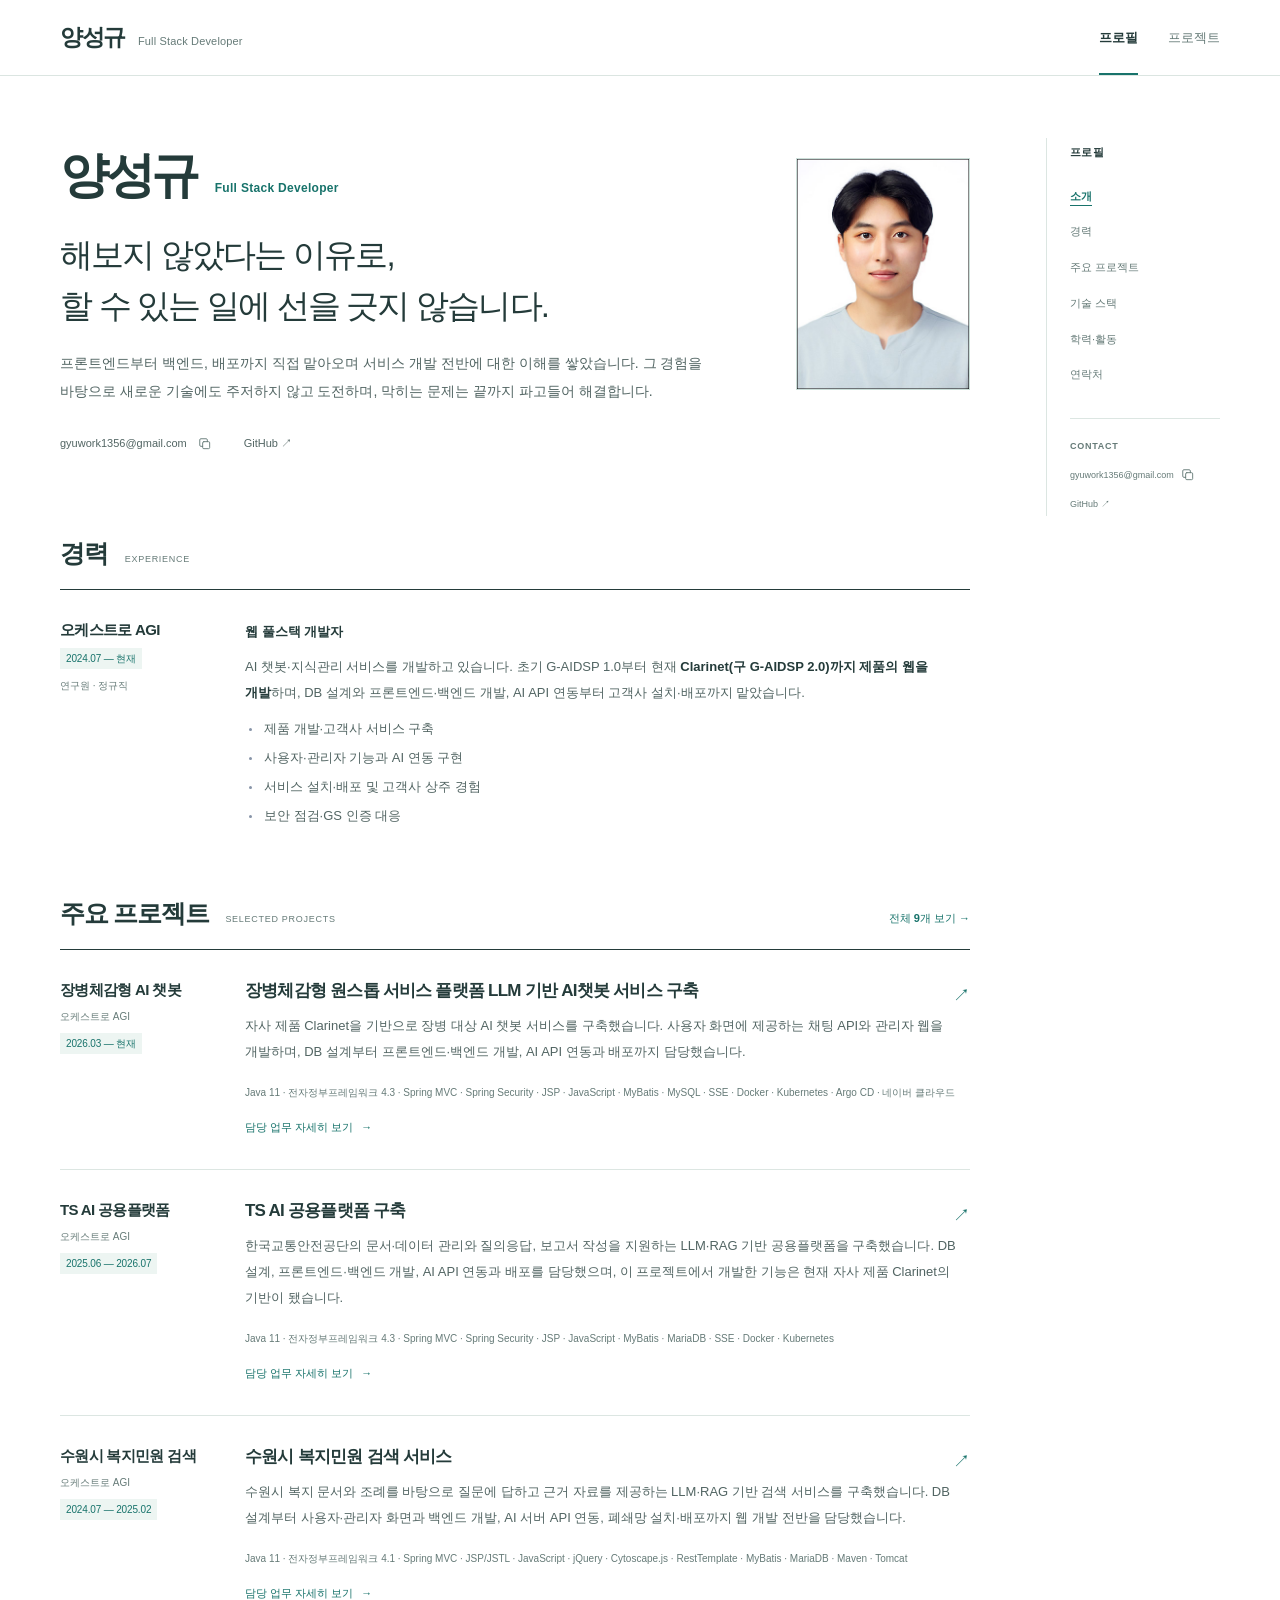
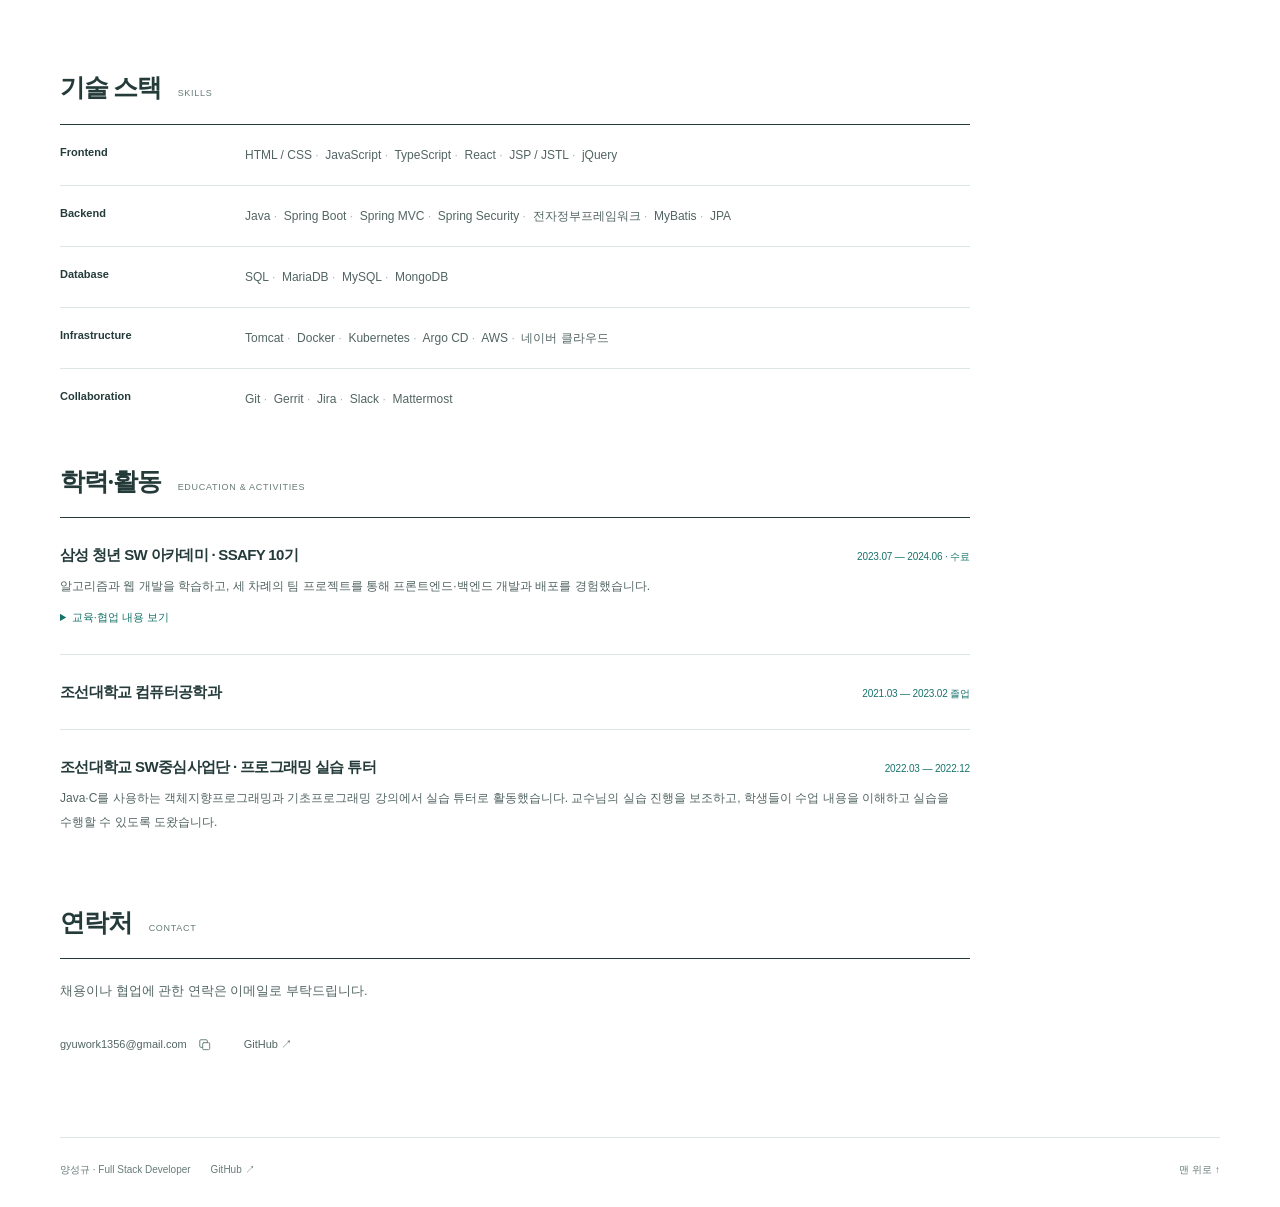
<file: index.html>
<!doctype html>
<html lang="ko" data-theme="book">
<head>
  <meta charset="utf-8">
  <meta name="viewport" content="width=device-width, initial-scale=1">
  <meta name="description" content="풀스택 개발자 양성규의 이력과 주요 프로젝트입니다.">
  <meta name="theme-color" content="#ffffff">
  <title>양성규 · 프로필 | 포트폴리오</title>
  <link rel="stylesheet" href="./style.css">
  <script src="./content.js" defer></script>
  <script src="./script.js" defer></script>
</head>
<body data-page="resume">
  <div id="portfolio-app"></div>
  <noscript><p>내용을 보려면 JavaScript를 활성화해 주세요.</p></noscript>
</body>
</html>
</file>
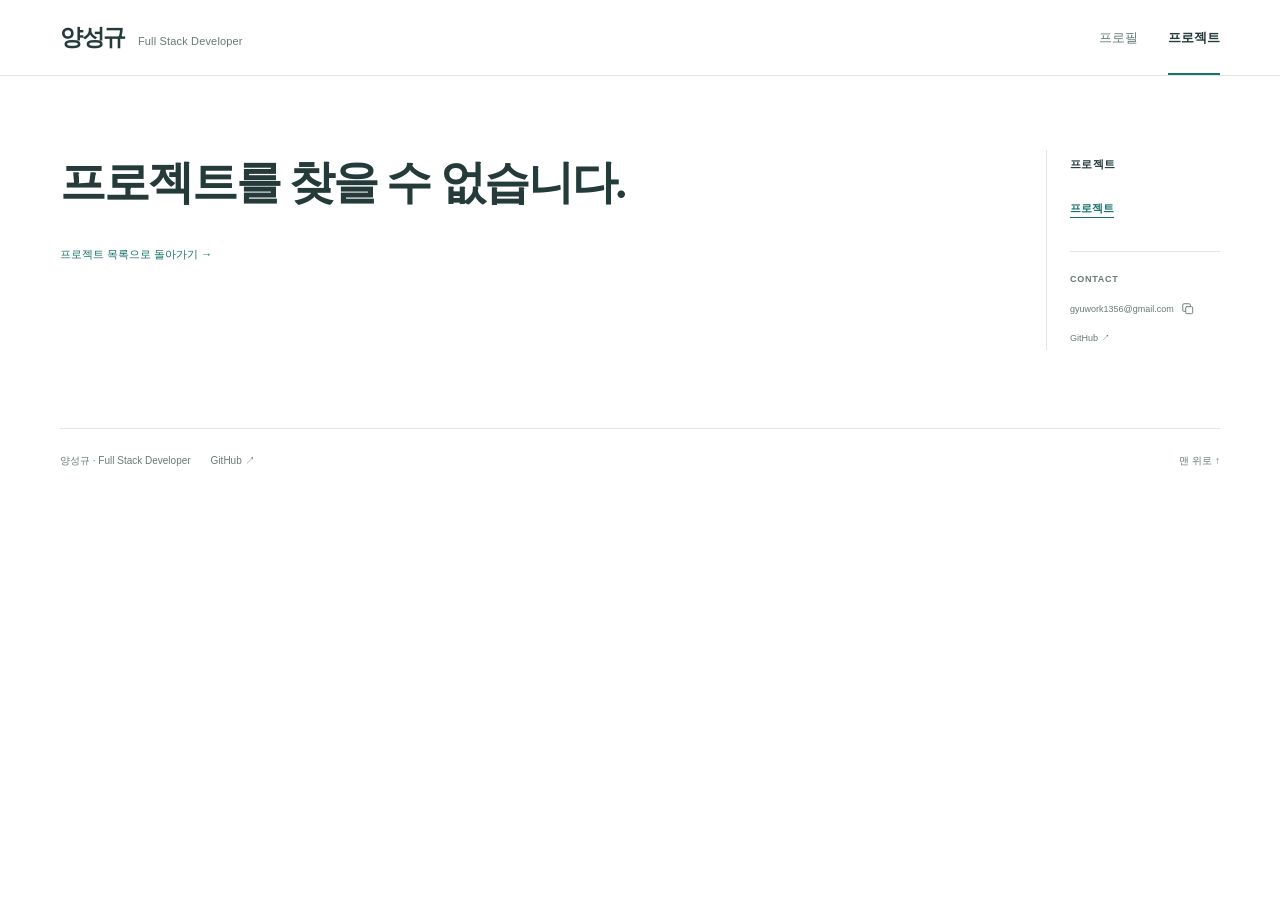
<file: project.html>
<!doctype html>
<html lang="ko" data-theme="book">
<head>
  <meta charset="utf-8">
  <meta name="viewport" content="width=device-width, initial-scale=1">
  <meta name="description" content="양성규의 프로젝트별 개요와 담당 업무, 사용 기술입니다.">
  <meta name="theme-color" content="#ffffff">
  <title>양성규 · 프로젝트 상세 | 포트폴리오</title>
  <link rel="stylesheet" href="./style.css">
  <script src="./content.js" defer></script>
  <script src="./script.js" defer></script>
</head>
<body data-page="project">
  <div id="portfolio-app"></div>
  <noscript><p>내용을 보려면 JavaScript를 활성화해 주세요.</p></noscript>
</body>
</html>
</file>
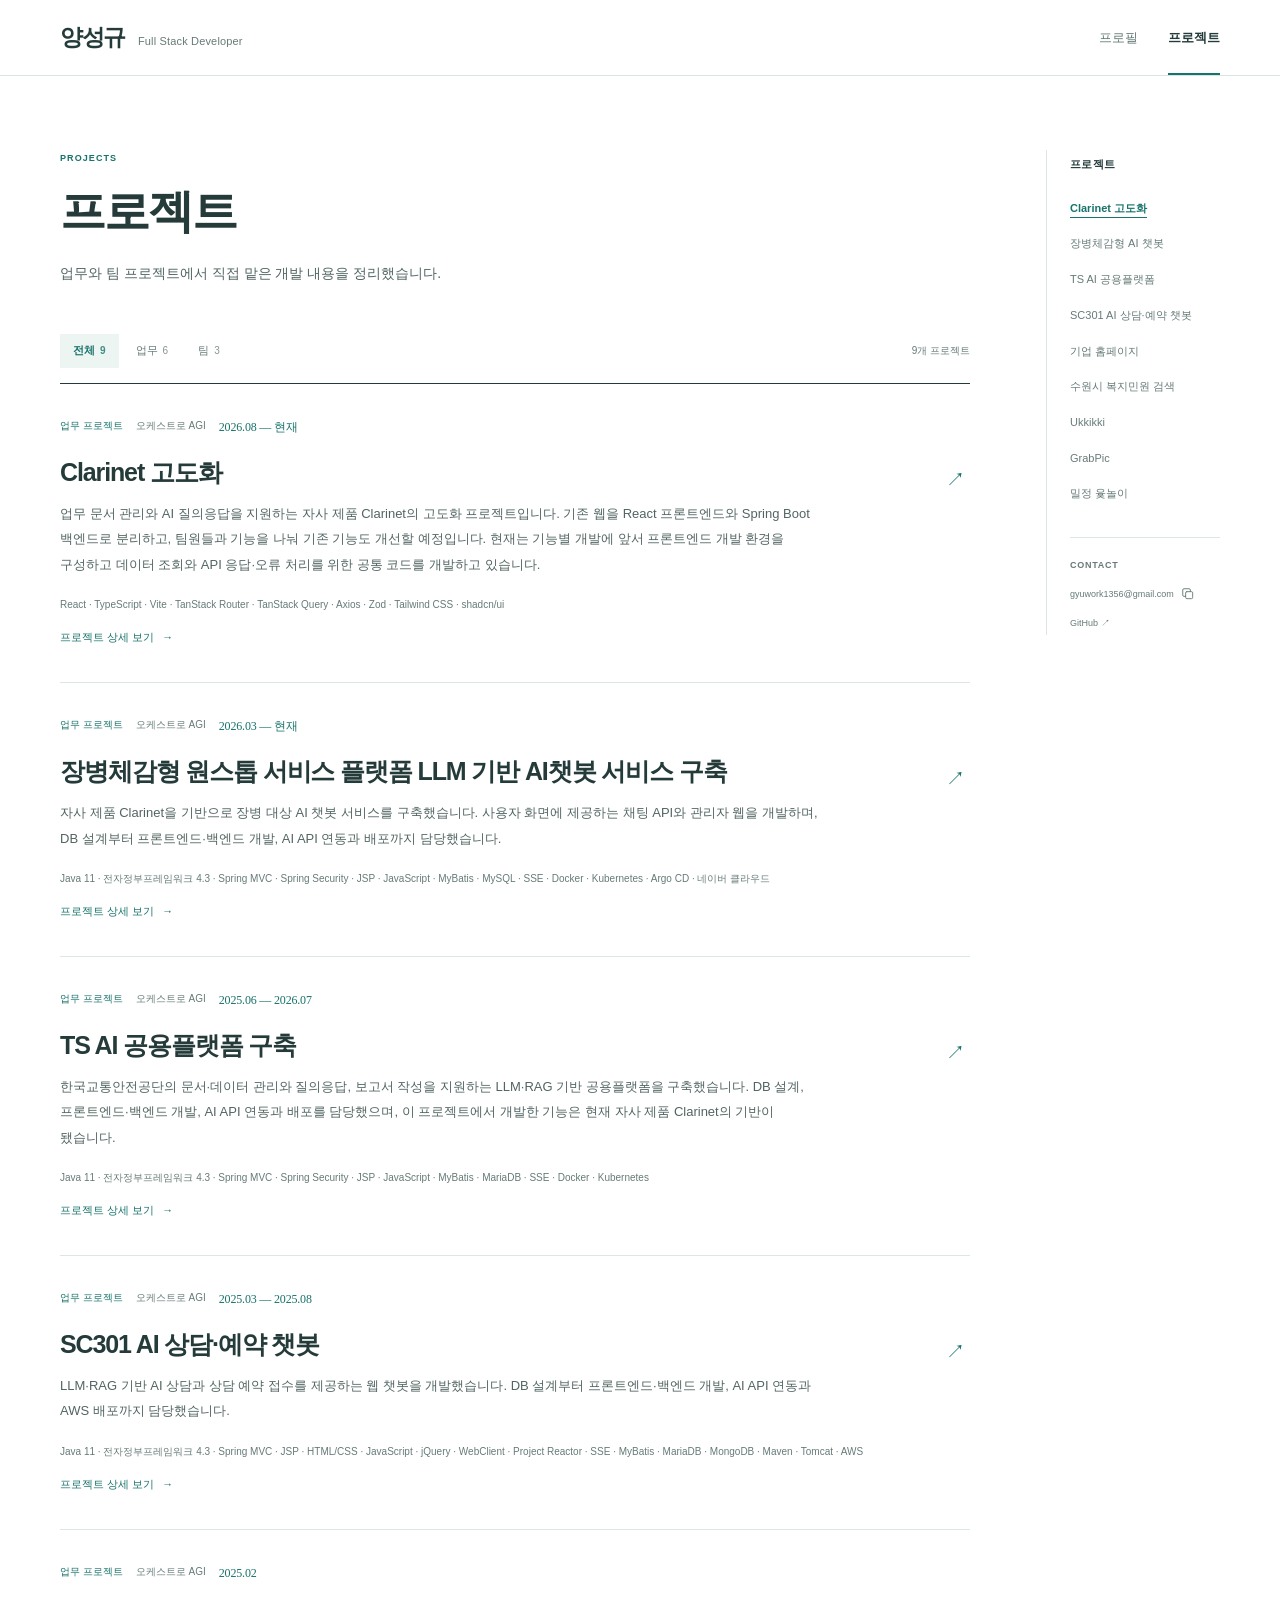
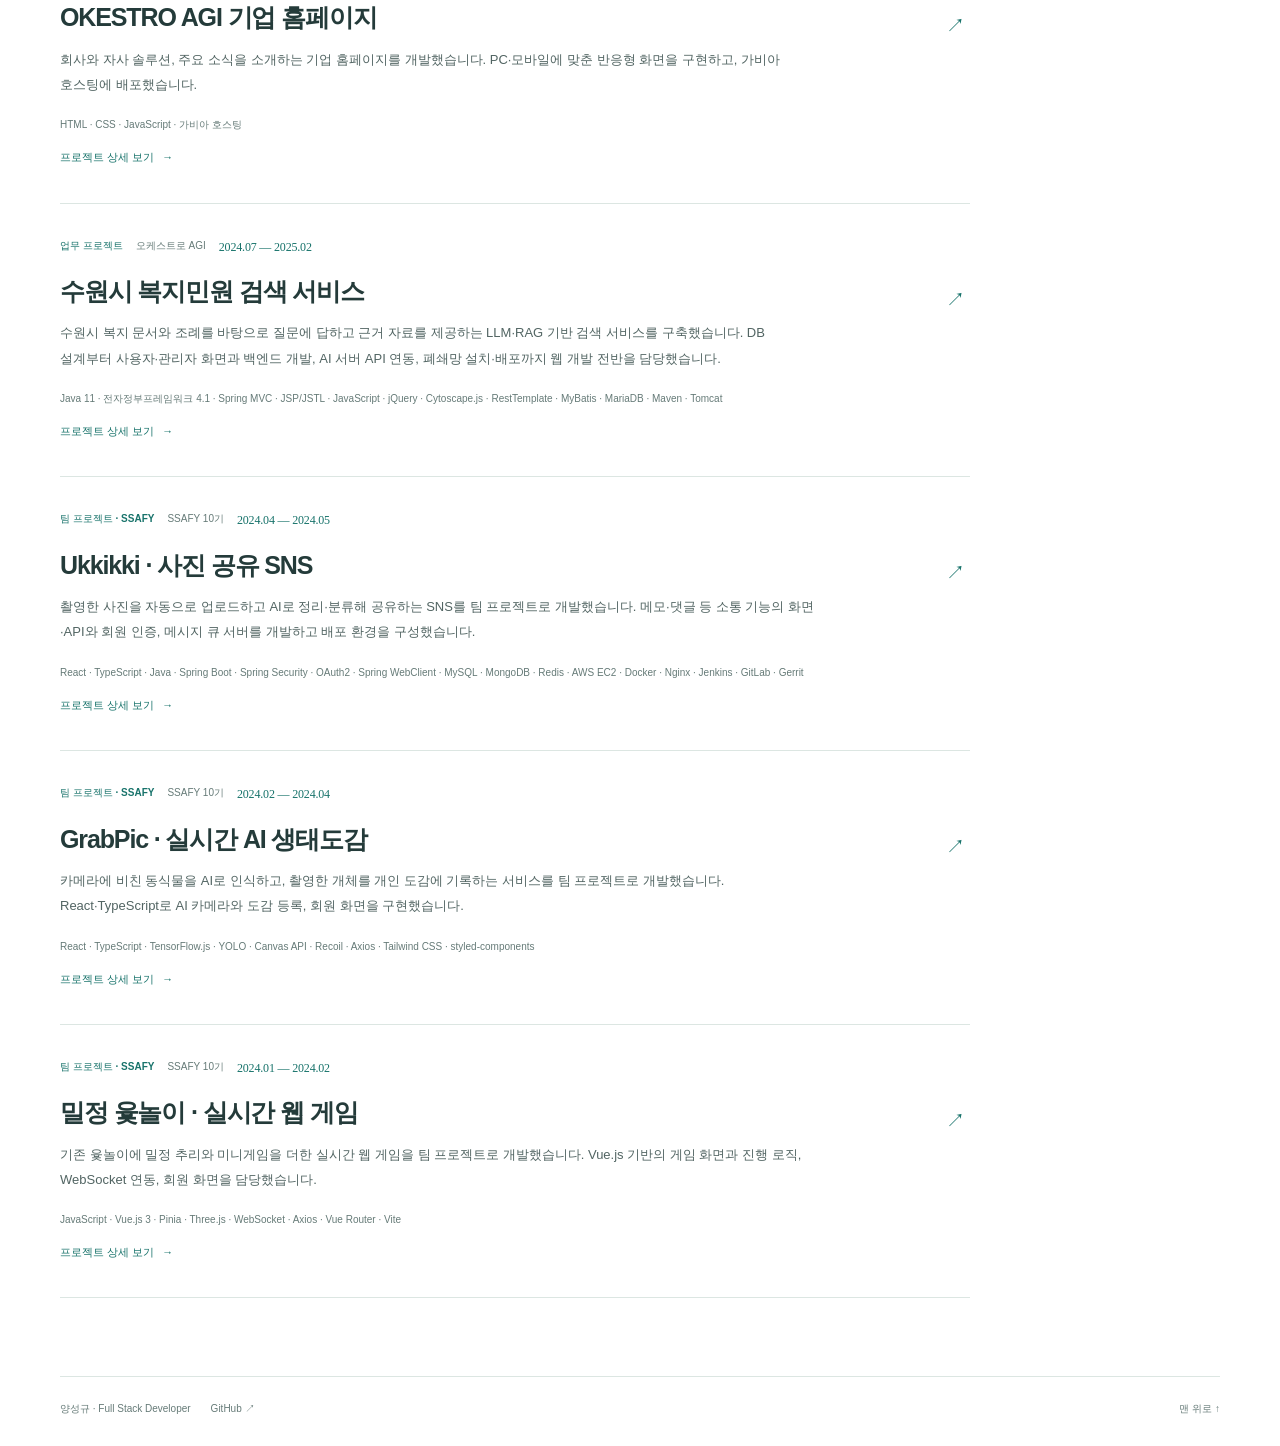
<file: projects.html>
<!doctype html>
<html lang="ko" data-theme="book">
<head>
  <meta charset="utf-8">
  <meta name="viewport" content="width=device-width, initial-scale=1">
  <meta name="description" content="양성규가 개발한 업무·팀 프로젝트 9개와 담당 업무를 소개합니다.">
  <meta name="theme-color" content="#ffffff">
  <title>양성규 · 프로젝트 | 포트폴리오</title>
  <link rel="stylesheet" href="./style.css">
  <script src="./content.js" defer></script>
  <script src="./script.js" defer></script>
</head>
<body data-page="projects">
  <div id="portfolio-app"></div>
  <noscript><p>내용을 보려면 JavaScript를 활성화해 주세요.</p></noscript>
</body>
</html>
</file>
<file: style.css>
/* Selected book layout; source order and selector specificity preserved. */
/* style.css */
:root { --ink: #222936; --body: #4c5665; --muted: #7b8490; --line: #e5e8ee; --accent: #315fe3; --wash: #f3f6ff; --header-height: 76px; }
* { box-sizing: border-box; }
html { scroll-behavior: smooth; scroll-padding-top: 110px; }
body { margin: 0px; background: rgb(255, 255, 255); color: var(--ink); font-family: -apple-system, BlinkMacSystemFont, "Segoe UI", "Malgun Gothic", sans-serif; font-size: 14px; line-height: 1.8; -webkit-font-smoothing: antialiased; word-break: keep-all; overflow-wrap: anywhere; }
h1, h2, h3, h4, p, ul, dl, dd { margin: 0px; }
h1, h2, h3, h4 { font-weight: 700; line-height: 1.45; letter-spacing: -0.045em; }
a { color: inherit; text-decoration: none; text-underline-offset: 4px; }
a:hover { color: var(--accent); }
button { font: inherit; color: inherit; cursor: pointer; }
button, a { -webkit-tap-highlight-color: transparent; }
a:focus-visible, button:focus-visible, summary:focus-visible { outline: 2px solid var(--accent); outline-offset: 5px; }
::selection { background: rgb(223, 232, 255); }
[hidden] { display: none !important; }
.skip-link { position: fixed; left: 16px; top: -80px; z-index: 100; padding: 8px 16px; background: var(--ink); color: rgb(255, 255, 255); }
.skip-link:focus { top: 10px; }
.site-header { position: sticky; top: 0px; z-index: 20; height: var(--header-height); background: rgba(255, 255, 255, 0.97); border-bottom: 1px solid var(--line); }
.header-inner { width: min(1160px, 100% - 80px); height: 100%; margin: auto; display: flex; align-items: center; gap: 40px; }
.brand { display: flex; align-items: baseline; gap: 13px; white-space: nowrap; }
.brand strong { font-size: 20px; letter-spacing: -0.06em; }
.brand span { color: var(--muted); font-size: 11px; letter-spacing: 0.015em; }
.primary-nav { margin-left: auto; height: 100%; display: flex; align-items: center; gap: 30px; }
.primary-nav a { height: 100%; display: flex; align-items: center; color: var(--muted); font-size: 13px; border-bottom: 2px solid transparent; padding-top: 2px; white-space: nowrap; }
.primary-nav a[aria-current] { color: var(--ink); border-color: var(--accent); font-weight: 650; }
.page-shell { width: min(1160px, 100% - 80px); margin: 62px auto 0px; display: grid; grid-template-columns: 164px minmax(0px, 1fr); gap: 68px; }
.page-sidebar { min-width: 0px; }
.sidebar-sticky { position: sticky; top: 122px; }
.sidebar-heading { display: flex; align-items: center; gap: 9px; margin-bottom: 18px; font-size: 12px; font-weight: 650; }
.section-nav { display: grid; gap: 3px; border-left: 1px solid var(--line); }
.section-nav a { margin-left: -1px; padding: 7px 10px 7px 15px; border-left: 2px solid transparent; color: var(--muted); font-size: 11px; line-height: 1.7; }
.section-nav a[aria-current] { color: var(--accent); border-color: var(--accent); font-weight: 650; }
.section-nav a:hover { color: var(--accent); }
.sidebar-contact { margin-top: 38px; padding-top: 20px; border-top: 1px solid var(--line); display: grid; gap: 9px; color: var(--muted); font-size: 10px; }
.sidebar-contact .contact-label { font-size: 9px; text-transform: uppercase; letter-spacing: 0.08em; font-weight: 600; }
.sidebar-contact .email-contact { gap: 4px; font-size: 10px; }
.sidebar-contact .copy-email { width: 21px; height: 24px; }
.document { min-width: 0px; outline: none; }
.resume-intro { padding: 0px 0px 38px; }
.profile-photo { width: 144px; max-width: 100%; aspect-ratio: 3 / 4; margin: 0px; display: grid; place-items: center; align-self: start; overflow: hidden; border: 1px solid var(--line); background: var(--wash); color: var(--muted); font-size: 10px; letter-spacing: 0.13em; }
.profile-photo img { width: 100%; height: 100%; object-fit: cover; display: block; }
.profile-photo:has(img) > span { display: none; }
.profile-heading { display: flex; align-items: center; gap: 20px; margin-bottom: 14px; }
.profile-heading h1 { font-size: 46px; line-height: 1.2; letter-spacing: -0.065em; }
.role-label { color: var(--accent); font-size: 13px; font-weight: 550; }
.headline { margin: 24px 0px 17px; font-size: 28px; line-height: 1.5; font-weight: 650; letter-spacing: -0.055em; }
.intro-description { max-width: 720px; color: var(--body); font-size: 14px; line-height: 1.95; }
.contact-links { display: flex; flex-wrap: wrap; align-items: center; gap: 12px 22px; margin-top: 22px; color: var(--body); font-size: 12px; }
.email-contact { display: inline-flex; align-items: center; gap: 5px; min-width: 0px; }
.copy-email { display: inline-grid; place-items: center; width: 27px; height: 28px; padding: 0px; border: 0px; background: transparent; color: var(--muted); border-radius: 4px; flex-shrink: 0; }
.copy-email:hover { color: var(--accent); background: var(--wash); }
.copy-email:disabled { opacity: 0.45; }
.resume-section { margin-top: 33px; scroll-margin-top: 106px; }
.section-heading { display: flex; align-items: baseline; gap: 14px; padding-bottom: 13px; border-bottom: 2px solid var(--ink); }
.section-heading h2 { font-size: 23px; }
.section-heading > span { font-size: 10px; letter-spacing: 0.03em; color: var(--muted); }
.section-heading .heading-link { margin-left: auto; color: var(--accent); font-size: 11px; font-weight: 550; }
.resume-row { display: grid; grid-template-columns: 169px minmax(0px, 1fr); gap: 29px; padding: 25px 0px; border-bottom: 1px solid var(--line); }
.resume-row:last-child { border-bottom: 0px; }
.row-meta h3 { font-size: 16px; margin-bottom: 6px; }
.row-meta p { color: var(--muted); font-size: 11px; line-height: 1.9; }
.numeric { font-variant-numeric: tabular-nums; letter-spacing: -0.015em; }
.row-body { min-width: 0px; color: var(--body); font-size: 13px; }
.row-body .position { color: var(--ink); font-weight: 650; margin-bottom: 9px; }
.row-body strong { color: var(--ink); font-weight: 600; }
.simple-list { padding-left: 17px; margin-top: 10px; }
.simple-list li { margin: 3px 0px; padding-left: 2px; }
.simple-list li::marker { color: rgb(135, 148, 168); font-size: 10px; }
.text-link { color: var(--accent); font-size: 11px; font-weight: 550; display: inline-flex; align-items: center; gap: 8px; margin-top: 13px; }
.text-link:hover { text-decoration: underline; }
.project-summary-title { display: flex; align-items: flex-start; gap: 18px; justify-content: space-between; }
.project-summary-title h3 { font-size: 16px; color: var(--ink); margin-bottom: 9px; }
.project-summary-title > a { color: var(--accent); font-size: 17px; flex-shrink: 0; }
.compact-tech { color: var(--muted); font-size: 10px; line-height: 2; margin-top: 13px; }
.skill-list > div { display: grid; grid-template-columns: 169px minmax(0px, 1fr); gap: 29px; padding: 15px 0px; border-bottom: 1px solid var(--line); }
.skill-list > div:last-child { border-bottom: 0px; }
.skill-list dt { font-size: 11px; font-weight: 650; }
.skill-list dd { font-size: 12px; line-height: 2; color: var(--body); }
.technology-token { display: inline; }
.technology-token:not(:last-child)::after { content: " · "; white-space: pre; color: rgb(172, 179, 189); }
.education-row { padding: 23px 0px; border-bottom: 1px solid var(--line); }
.education-row:last-child { border-bottom: 0px; }
.education-top { display: flex; justify-content: space-between; align-items: baseline; gap: 24px; }
.education-top h3 { font-size: 15px; }
.education-top > p { font-size: 10px; color: var(--muted); text-align: right; flex-shrink: 0; }
.education-row > p { color: var(--body); font-size: 12px; margin-top: 9px; line-height: 1.95; }
.education-more { margin-top: 10px; }
.education-more summary { font-size: 11px; color: var(--accent); cursor: pointer; width: fit-content; }
.education-more .detail-list { margin-top: 18px; }
.contact-section { margin-top: 40px; }
.contact-section > p { margin-top: 20px; color: var(--body); font-size: 13px; }
.page-kicker { color: var(--accent); font-size: 10px; font-weight: 600; letter-spacing: 0.09em; margin-bottom: 13px; }
.page-intro { padding-bottom: 34px; }
.page-intro h1 { font-size: 38px; margin-bottom: 14px; }
.page-intro > p:last-child { color: var(--body); font-size: 14px; line-height: 1.9; }
.detail-list { margin-top: 24px; display: grid; gap: 21px; }
.detail-list > div { display: grid; grid-template-columns: 160px minmax(0px, 1fr); gap: 25px; align-items: baseline; }
.detail-list dt { color: var(--ink); font-size: 12px; font-weight: 650; line-height: 1.85; }
.detail-list dd { color: var(--body); font-size: 13px; line-height: 1.95; }
.project-metadata { display: flex; flex-wrap: wrap; gap: 5px 18px; color: var(--muted); font-size: 11px; margin-top: 12px; }
.project-description { margin-top: 19px; color: var(--body); font-size: 14px; line-height: 1.95; }
.project-role { display: flex; gap: 6px 16px; align-items: baseline; margin-top: 17px; color: var(--body); font-size: 12px; line-height: 1.9; }
.project-role strong { flex-shrink: 0; color: var(--ink); font-weight: 600; }
.project-toolbar { display: flex; align-items: center; justify-content: space-between; gap: 15px; padding-bottom: 15px; border-bottom: 1px solid rgb(205, 211, 222); }
.project-filters { display: flex; align-items: center; gap: 4px; }
.project-filters button { border: 0px; background: transparent; color: var(--muted); border-radius: 4px; padding: 7px 13px; font-size: 11px; }
.project-filters button[aria-pressed="true"] { background: var(--wash); color: var(--accent); font-weight: 650; }
.project-filters button span { margin-left: 5px; font-size: 10px; opacity: 0.8; }
.project-count { font-size: 10px; color: var(--muted); }
.project-index-row { position: relative; padding: 28px 34px 28px 0px; border-bottom: 1px solid var(--line); scroll-margin-top: 112px; }
.index-meta { display: flex; flex-wrap: wrap; gap: 5px 13px; color: var(--muted); font-size: 10px; }
.kind-label { color: var(--accent); font-weight: 550; }
.project-index-row h2 { font-size: 23px; max-width: 720px; margin: 10px 0px 11px; }
.index-description { color: var(--body); font-size: 13px; line-height: 1.95; max-width: 760px; }
.project-arrow { position: absolute; right: 1px; top: 65px; width: 27px; height: 27px; display: grid; place-items: center; border: 1px solid var(--line); border-radius: 50%; color: var(--accent); font-size: 14px; }
.project-index-row:hover .project-arrow { background: var(--wash); border-color: rgb(215, 224, 250); }
.breadcrumb { display: flex; align-items: center; gap: 9px; font-size: 11px; color: var(--muted); margin-bottom: 29px; }
.breadcrumb a { color: var(--accent); }
.detail-intro h1 { font-size: 34px; line-height: 1.45; max-width: 820px; }
.detail-intro .project-description { margin-top: 24px; }
.detail-section { padding-top: 28px; margin-top: 32px; border-top: 1px solid var(--line); scroll-margin-top: 110px; }
.detail-section h2 { font-size: 21px; }
.detail-section .detail-list { margin-top: 25px; }
.detail-section .skill-tokens { margin-top: 18px; font-size: 12px; color: var(--body); line-height: 2.2; }
.development-entry { padding: 28px 0; }
.development-entry + .development-entry { border-top: 1px solid var(--line); }
.development-entry:last-child { padding-bottom: 0; }
.development-entry h3 { display: flex; gap: 13px; align-items: baseline; font-size: 17px; font-weight: 600; line-height: 1.7; }
.development-number { flex-shrink: 0; color: var(--accent); font: 14px Georgia, serif; letter-spacing: 0; }
.development-entry > p { margin-top: 13px; color: var(--body); font-size: 13px; line-height: 2; }
.project-demo { margin-top: 18px; }
.project-demo > summary { display: flex; gap: 11px; align-items: baseline; list-style: none; cursor: pointer; padding: 13px 0; border-top: 1px solid var(--line); color: var(--accent); font-size: 11px; line-height: 1.8; }
.project-demo > summary::-webkit-details-marker { display: none; }
.project-demo-icon { width: 10px; flex-shrink: 0; font-size: 14px; line-height: 1; }
.project-demo-icon::before { content: '+'; }
.project-demo[open] .project-demo-icon::before { content: '−'; }
.project-demo-fold { margin-left: auto; flex-shrink: 0; color: var(--muted); font-size: 10px; }
.project-demo-player { max-width: 720px; margin: 10px 0 0; }
.project-demo-stage { position: relative; display: block; width: 100%; padding: 0; border: 0; background: none; }
.project-demo-stage img { display: block; width: 100%; height: auto; }
.detail-intro:has([data-project-gallery="grabpic"], [data-project-gallery="ukkikki"]) + #development .project-demo-stage img { max-height: 70vh; object-fit: contain; }
.project-demo-overlay { position: absolute; top: 50%; left: 50%; display: grid; place-items: center; width: 50px; height: 50px; transform: translate(-50%, -50%); border-radius: 50%; background: rgb(25 43 38 / 82%); color: white; font-size: 20px; }
.project-demo-player.is-playing .project-demo-overlay { display: none; }
.project-demo-player figcaption { display: flex; align-items: baseline; justify-content: space-between; gap: 14px; margin-top: 10px; color: var(--muted); font-size: 11px; }
.project-demo-player figcaption button { flex-shrink: 0; border: 0; padding: 4px 0 4px 12px; background: none; color: var(--accent); font-size: 11px; }
@media (max-width: 760px) {
  .development-entry { padding: 23px 0; }
  .development-entry h3 { gap: 10px; font-size: 16px; }
  .development-entry > p { font-size: 12px; }
}
@media print {
  .project-demo { display: none; }
  .development-entry { break-inside: avoid; }
}
.project-gallery { margin-top: 28px; }
.project-gallery-heading { display: flex; align-items: baseline; justify-content: space-between; gap: 14px; margin-bottom: 12px; color: var(--muted); font-size: 10px; }
.project-gallery-heading > :first-child { color: var(--ink); font-weight: 600; }
.project-gallery-stage { margin: 0; }
.project-gallery-open { display: block; width: 100%; border: 0; padding: 0; background: none; }
.project-gallery-open img { display: block; width: 100%; height: auto; aspect-ratio: 16 / 9; max-height: min(70vh, 640px); object-fit: contain; }
.project-gallery-captions { display: grid; min-width: 0; }
.project-gallery-captions > div { grid-area: 1 / 1; }
.project-gallery-captions > [aria-hidden="true"] { visibility: hidden; }
.project-gallery-stage figcaption, .project-gallery-dialog-caption { display: flex; align-items: baseline; justify-content: space-between; gap: 12px 24px; margin-top: 13px; }
.project-gallery-stage strong, .project-gallery-dialog-caption strong { color: var(--ink); font-size: 12px; font-weight: 600; }
.project-gallery-stage figcaption p, .project-gallery-dialog-caption p { margin-top: 4px; color: var(--muted); font-size: 11px; line-height: 1.85; }
.project-gallery-count { flex-shrink: 0; color: var(--accent); font-size: 10px; }
.project-gallery-navigation { display: grid; grid-template-columns: 24px minmax(0, 1fr) 24px; gap: 12px; align-items: center; margin-top: 18px; }
.project-gallery-thumbnails { display: flex; gap: 14px; min-width: 0; overflow-x: auto; padding: 4px 4px 10px; scrollbar-width: none; }
.project-gallery-thumbnails::-webkit-scrollbar { display: none; }
.project-gallery-thumbnails::before, .project-gallery-thumbnails::after { content: ''; flex: 0 0 var(--gallery-edge, 0px); }
.project-gallery-thumbnail { flex: 0 0 calc((100% - 42px) / 4); min-width: 0; border: 0; padding: 0; background: none; text-align: left; scroll-snap-align: center; }
.project-gallery-thumbnail img { display: block; width: 100%; aspect-ratio: 16 / 9; object-fit: contain; background: var(--wash); }
.project-gallery-thumbnail > span { display: block; margin-top: 7px; color: var(--body); font-size: 10px; line-height: 1.8; }
.project-gallery-thumbnail[aria-pressed="true"] img { outline: 2px solid var(--accent); outline-offset: 3px; }
.project-gallery-thumbnail[aria-pressed="true"] > span { color: var(--accent); font-weight: 600; }
.project-gallery-arrow { align-self: stretch; border: 0; padding: 0; background: none; color: var(--accent); font-size: 29px; font-weight: 300; }
.project-gallery-arrow:hover { background: var(--wash); }
.project-gallery-dialog { width: min(1100px, calc(100vw - 40px)); max-height: calc(100vh - 40px); padding: 24px; border: 1px solid var(--line); color: var(--ink); background: white; }
.project-gallery-dialog::backdrop { background: rgb(25 43 38 / 64%); }
.project-gallery-dialog-header { display: flex; align-items: center; justify-content: space-between; gap: 20px; margin-bottom: 17px; }
.project-gallery-dialog-header h2 { font-size: 17px; font-weight: 600; }
.project-gallery-dialog button { border: 0; padding: 3px; background: none; color: var(--accent); font-size: 12px; }
.project-gallery-dialog > img { display: block; width: 100%; height: auto; max-height: 68vh; object-fit: contain; }
.project-gallery-dialog-controls { display: flex; align-items: baseline; gap: 14px; flex-shrink: 0; font-size: 11px; color: var(--accent); }
body:has(.project-gallery-dialog[open]) { overflow: hidden; }
@media (max-width: 760px) {
  .project-gallery-heading { font-size: 9px; }
  .project-gallery-navigation { grid-template-columns: 18px minmax(0, 1fr) 18px; gap: 8px; }
  .project-gallery-thumbnails { gap: 11px; }
  .project-gallery-thumbnail { flex-basis: 120px; }
  .project-gallery-thumbnail > span { font-size: 9px; }
  .project-gallery-arrow { font-size: 26px; }
  .project-gallery-dialog { width: calc(100vw - 24px); padding: 15px; }
  .project-gallery-dialog-caption { flex-wrap: wrap; gap: 9px; }
  .project-gallery-dialog-controls { margin-left: auto; }
}
@media print {
  .project-gallery-heading, .project-gallery-navigation, .project-gallery-dialog { display: none !important; }
  .project-gallery-stage { break-inside: avoid; }
}
.record-link { font-size: 12px; color: var(--accent); display: inline-block; margin-top: 18px; }
.project-resource > p { margin-top: 5px; font-size: 12px; line-height: 1.9; color: var(--muted); }
.project-pagination { display: flex; justify-content: space-between; gap: 24px; margin-top: 48px; padding-top: 20px; border-top: 1px solid var(--line); }
.project-pagination a { max-width: 45%; font-size: 12px; font-weight: 550; }
.project-pagination .next-project { margin-left: auto; text-align: right; }
.project-pagination span { color: var(--muted); font-size: 10px; font-weight: 400; display: block; margin-bottom: 3px; }
.site-footer { width: min(1160px, 100% - 80px); margin: 65px auto 0px; padding: 23px 0px 28px; border-top: 1px solid var(--line); display: flex; flex-wrap: wrap; align-items: center; gap: 20px; color: var(--muted); font-size: 10px; }
.site-footer .back-top { margin-left: auto; }
.snackbar { position: fixed; left: 50%; bottom: 28px; transform: translate(-50%, 12px); padding: 10px 18px; background: rgb(39, 52, 77); color: rgb(255, 255, 255); font-size: 12px; border-radius: 5px; opacity: 0; pointer-events: none; z-index: 50; transition: opacity 0.15s, transform 0.15s; width: max-content; max-width: calc(100% - 32px); }
.snackbar:not(:empty) { opacity: 1; transform: translate(-50%, 0px); }
@media (min-width: 1500px) {
  .page-shell { gap: 84px; }
}
@media (max-width: 1050px) {
  .header-inner, .page-shell, .site-footer { width: calc(100% - 56px); }
  .header-inner { gap: 28px; }
  .brand span { display: none; }
  .page-shell { grid-template-columns: 142px minmax(0px, 1fr); gap: 35px; }
  .resume-row, .skill-list > div { grid-template-columns: 142px minmax(0px, 1fr); gap: 22px; }
  .detail-list > div { grid-template-columns: 132px minmax(0px, 1fr); gap: 20px; }
}
@media (max-width: 760px) {
  :root { --header-height: 105px; }
  html { scroll-padding-top: 126px; }
  .site-header { height: var(--header-height); }
  .header-inner { width: calc(100% - 40px); display: grid; grid-template-columns: 1fr auto; grid-template-rows: 55px 50px; gap: 0px 16px; }
  .brand { grid-area: 1 / 1; }
  .brand strong { font-size: 19px; }
  .primary-nav { grid-area: 2 / 1 / auto / -1; margin: 0px; gap: 27px; justify-content: flex-start; }
  .primary-nav a { font-size: 12px; }
  .page-shell { width: calc(100% - 44px); display: block; margin-top: 37px; }
  .page-sidebar { display: none; }
  .profile-heading { gap: 16px; }
  .profile-heading h1 { font-size: 39px; }
  .role-label { font-size: 11px; }
  .headline { font-size: 25px; margin-top: 23px; }
  .intro-description { font-size: 13px; }
  .contact-links { gap: 9px 17px; font-size: 11px; margin-top: 20px; }
  .resume-intro { padding-bottom: 19px; }
  .resume-section { margin-top: 29px; scroll-margin-top: 128px; }
  .section-heading { gap: 11px; padding-bottom: 11px; }
  .section-heading h2 { font-size: 21px; }
  .section-heading > span { font-size: 9px; }
  .section-heading .heading-link { font-size: 10px; }
  .resume-row { grid-template-columns: 1fr; gap: 11px; padding: 23px 0px; }
  .row-meta { display: flex; flex-wrap: wrap; align-items: baseline; gap: 3px 12px; }
  .row-meta h3 { flex-basis: 100%; margin-bottom: 0px; font-size: 16px; }
  .row-meta p { font-size: 10px; }
  .row-body { font-size: 12px; line-height: 1.95; }
  .project-summary-title h3 { font-size: 16px; }
  .compact-tech { font-size: 10px; }
  .skill-list > div { grid-template-columns: 1fr; gap: 5px; padding: 14px 0px; }
  .skill-list dd { font-size: 11px; }
  .education-top { display: block; }
  .education-top h3 { font-size: 15px; }
  .education-top > p { text-align: left; margin-top: 5px; }
  .education-row > p { font-size: 12px; }
  .education-row { padding: 21px 0px; }
  .page-intro { padding-bottom: 28px; }
  .page-intro h1 { font-size: 31px; }
  .page-intro > p:last-child { font-size: 13px; }
  .detail-list { gap: 20px; }
  .detail-list > div { grid-template-columns: 1fr; gap: 5px; }
  .detail-list dt { font-size: 12px; }
  .detail-list dd { font-size: 12px; line-height: 1.95; }
  .project-description { font-size: 13px; }
  .project-toolbar { gap: 8px; }
  .project-filters { gap: 0px; }
  .project-filters button { font-size: 11px; padding: 8px 10px; min-height: 40px; }
  .project-count { font-size: 9px; }
  .project-index-row { padding: 25px 25px 25px 0px; scroll-margin-top: 128px; }
  .project-index-row h2 { font-size: 21px; }
  .index-description { font-size: 12px; }
  .project-arrow { top: 60px; width: 23px; height: 23px; font-size: 12px; }
  .detail-intro h1 { font-size: 28px; }
  .detail-intro .project-description { margin-top: 20px; }
  .detail-section { scroll-margin-top: 128px; }
  .detail-section h2 { font-size: 20px; }
  .detail-section .skill-tokens { font-size: 11px; }
  .project-pagination a { font-size: 11px; }
  .site-footer { width: calc(100% - 44px); margin-top: 44px; padding-top: 20px; font-size: 9px; gap: 12px; }
  .site-footer .footer-github { display: none; }
}
@media (prefers-reduced-motion: reduce) {
  html { scroll-behavior: auto; }
  *, ::before, ::after { transition: none !important; }
}
@media print {
  @page { size: a4; margin: 16mm; }
  .site-header, .page-sidebar, .site-footer, .skip-link, .copy-email, .snackbar, .project-toolbar, .project-pagination { display: none !important; }
  body { font-size: 10pt; }
  .page-shell { display: block; width: 100%; margin: 0px; }
  .profile-heading h1 { font-size: 28pt; }
  .headline { font-size: 19pt; }
  .resume-section { margin-top: 20pt; }
  .resume-row { grid-template-columns: 115pt 1fr; gap: 18pt; padding: 14pt 0px; }
  .detail-list > div { grid-template-columns: 105pt 1fr; gap: 14pt; break-inside: avoid; }
  .project-index-row, .education-row, .skill-list > div { break-inside: avoid; }
  .page-intro h1, .detail-intro h1 { font-size: 25pt; }
}

:root[data-theme] body { background: var(--paper); }
:root[data-theme] .site-header { background: var(--header-bg); }
:root[data-theme] .document { min-width: 0px; }
@media print {
  :root[data-theme] { --paper: #fff; --ink: #222; --body: #444; --muted: #777; --line: #ddd; --accent: #333; --wash: #f4f4f4; }
  [data-theme] .resume-intro, [data-theme] .document, [data-theme] .row-meta { background: transparent; border: 0px; box-shadow: none; border-radius: 0px; padding: 0px; }
  [data-theme] .resume-intro { display: block; }
  [data-theme] .profile-heading { border: 0px; padding: 0px; }
  [data-theme] .resume-row { grid-template-columns: 115pt 1fr; gap: 18pt; }
  [data-theme] .section-heading h2 { color: rgb(34, 34, 34); }
}

:root[data-theme="book"] { --paper: #ffffff; --header-bg: #ffffff; --ink: #243b3a; --body: #526563; --muted: #667b78; --line: #dce6e2; --accent: #18736b; --wash: #edf5f2; }
[data-theme="book"] .site-header { border-bottom: 1px solid rgb(219, 229, 225); }
[data-theme="book"] .header-inner { gap: 35px; }
[data-theme="book"] .brand strong { font-family: Georgia, Batang, serif; font-size: 23px; }
[data-theme="book"] .primary-nav a[aria-current] { border-color: var(--accent); }
[data-theme="book"] .page-shell { grid-template-columns: minmax(0px, 1fr) 174px; gap: 76px; margin-top: 74px; }
[data-theme="book"] .document { grid-area: 1 / 1; }
[data-theme="book"] .page-sidebar { grid-area: 1 / 2; }
[data-theme="book"] .sidebar-sticky { top: 126px; padding: 5px 0px 4px 23px; border-left: 1px solid var(--line); }
[data-theme="book"] .sidebar-heading { font-size: 11px; letter-spacing: 0.025em; }
[data-theme="book"] .section-nav { border: 0px; gap: 5px; }
[data-theme="book"] .section-nav a { padding: 6px 0px; margin: 0px; border: 0px; font-size: 11px; }
[data-theme="book"] .section-nav a[aria-current] { text-decoration: underline 1px; text-underline-offset: 5px; }
[data-theme="book"] .sidebar-contact { margin-top: 28px; padding-top: 19px; font-size: 9px; }
[data-theme="book"] .sidebar-contact .email-contact { display: flex; flex-wrap: wrap; font-size: 9px; }
[data-theme="book"] .resume-intro { padding: 10px 0px 65px; }
[data-theme="book"] .profile-heading { display: block; margin-bottom: 40px; }
[data-theme="book"] .profile-heading h1 { font-family: Georgia, Batang, serif; font-size: 66px; font-weight: 600; letter-spacing: -0.07em; line-height: 1.3; }
[data-theme="book"] .role-label { display: block; margin-top: 15px; font-size: 12px; letter-spacing: 0.025em; }
[data-theme="book"] .headline { margin: 0px 0px 25px; font-size: 34px; font-weight: 500; line-height: 1.6; }
[data-theme="book"] .intro-description { max-width: 650px; font-size: 14px; line-height: 2.1; }
[data-theme="book"] .contact-links { margin-top: 28px; gap: 14px 25px; font-size: 11px; }
[data-theme="book"] .resume-section { margin-top: 35px; }
[data-theme="book"] .section-heading { padding-bottom: 17px; border-bottom: 1px solid var(--ink); gap: 17px; }
[data-theme="book"] .section-heading h2 { font-family: Georgia, Batang, serif; font-size: 25px; font-weight: 600; }
[data-theme="book"] .section-heading > span { font-size: 9px; letter-spacing: 0.08em; text-transform: uppercase; }
[data-theme="book"] .resume-row { grid-template-columns: 151px minmax(0px, 1fr); gap: 34px; padding: 29px 0px; }
[data-theme="book"] .row-meta h3 { font-size: 15px; }
[data-theme="book"] .row-meta p { font-size: 10px; }
[data-theme="book"] .row-meta .numeric { display: table; color: var(--accent); font-size: 10px; margin: 7px 0px; padding: 1px 6px; background: var(--wash); }
[data-theme="book"] .row-body { line-height: 2; }
[data-theme="book"] .project-summary-title h3 { font-size: 17px; font-weight: 650; }
[data-theme="book"] .compact-tech { margin-top: 18px; line-height: 2; }
[data-theme="book"] .skill-list > div { grid-template-columns: 151px minmax(0px, 1fr); gap: 34px; padding: 18px 0px; }
[data-theme="book"] .education-row { padding: 26px 0px; }
[data-theme="book"] .education-top > .numeric { color: var(--accent); }
[data-theme="book"] .contact-section { margin-top: 45px; }
[data-theme="book"] .page-intro { padding-bottom: 48px; }
[data-theme="book"] .page-intro h1 { font-family: Georgia, Batang, serif; font-size: 46px; font-weight: 600; }
[data-theme="book"] .page-kicker { font-size: 9px; letter-spacing: 0.12em; }
[data-theme="book"] .project-metadata .numeric, [data-theme="book"] .index-meta .numeric { font-family: Georgia, "Times New Roman", serif; font-size: 12px; color: var(--accent); }
[data-theme="book"] .detail-list { gap: 26px; }
[data-theme="book"] .detail-list > div { grid-template-columns: 141px minmax(0px, 1fr); gap: 28px; }
[data-theme="book"] .detail-list dd { line-height: 2.1; }
[data-theme="book"] .project-toolbar { border-bottom: 1px solid var(--ink); }
[data-theme="book"] .project-filters button { border-radius: 0px; }
[data-theme="book"] .project-index-row { padding: 33px 35px 33px 0px; }
[data-theme="book"] .project-index-row h2 { font-size: 25px; margin-top: 15px; }
[data-theme="book"] .project-arrow { top: 79px; border: 0px; font-size: 19px; }
[data-theme="book"] .detail-intro h1 { font-family: Georgia, Batang, serif; font-weight: 600; font-size: 39px; line-height: 1.6; }
[data-theme="book"] .detail-section { padding-top: 31px; margin-top: 38px; }
[data-theme="book"] .detail-section h2 { font-family: Georgia, Batang, serif; font-size: 24px; font-weight: 600; }
[data-theme="book"] .site-footer { margin-top: 78px; }
@media (max-width: 1050px) {
  [data-theme="book"] .page-shell { grid-template-columns: minmax(0px, 1fr) 145px; gap: 36px; }
  [data-theme="book"] .sidebar-sticky { padding-left: 18px; }
  [data-theme="book"] .resume-row, [data-theme="book"] .skill-list > div { grid-template-columns: 130px minmax(0px, 1fr); gap: 25px; }
  [data-theme="book"] .detail-list > div { grid-template-columns: 125px minmax(0px, 1fr); gap: 24px; }
}
@media (min-width: 761px) and (max-width: 900px) {
  [data-theme="book"] .page-shell { gap: 28px; }
  [data-theme="book"] .resume-row, [data-theme="book"] .skill-list > div, [data-theme="book"] .detail-list > div { grid-template-columns: minmax(0px, 1fr); gap: 13px; }
  [data-theme="book"] .row-meta { display: flex; flex-wrap: wrap; gap: 3px 15px; align-items: baseline; }
  [data-theme="book"] .row-meta h3 { flex-basis: 100%; }
  [data-theme="book"] .row-meta .numeric { margin: 0px; }
  [data-theme="book"] .headline { font-size: 30px; }
  [data-theme="book"] .education-top { display: block; }
  [data-theme="book"] .education-top > p { text-align: left; margin-top: 7px; }
}
@media (max-width: 760px) {
  [data-theme="book"] .page-shell { display: block; margin-top: 39px; }
  [data-theme="book"] .header-inner { gap: 0px 16px; }
  [data-theme="book"] .resume-intro { padding: 0px 0px 34px; }
  [data-theme="book"] .profile-heading { margin-bottom: 31px; }
  [data-theme="book"] .profile-heading h1 { font-size: 55px; }
  [data-theme="book"] .role-label { margin-top: 12px; font-size: 11px; }
  [data-theme="book"] .headline { font-size: 29px; line-height: 1.6; margin-bottom: 21px; }
  [data-theme="book"] .intro-description { font-size: 13px; line-height: 2.05; }
  [data-theme="book"] .contact-links { gap: 9px 19px; font-size: 10px; margin-top: 24px; }
  [data-theme="book"] .section-heading { gap: 12px; }
  [data-theme="book"] .section-heading h2 { font-size: 23px; }
  [data-theme="book"] .section-heading > span { font-size: 8px; }
  [data-theme="book"] .resume-row, [data-theme="book"] .skill-list > div, [data-theme="book"] .detail-list > div { grid-template-columns: minmax(0px, 1fr); gap: 11px; }
  [data-theme="book"] .resume-row { padding: 25px 0px; }
  [data-theme="book"] .row-meta .numeric { display: inline-block; margin: 0px; }
  [data-theme="book"] .row-meta h3 { font-size: 16px; }
  [data-theme="book"] .row-body { font-size: 12px; }
  [data-theme="book"] .page-intro h1 { font-size: 36px; }
  [data-theme="book"] .page-intro { padding-bottom: 36px; }
  [data-theme="book"] .project-index-row { padding: 28px 25px 28px 0px; }
  [data-theme="book"] .project-index-row h2 { font-size: 23px; }
  [data-theme="book"] .detail-intro h1 { font-size: 29px; }
  [data-theme="book"] .site-footer { margin-top: 49px; }
}
@media (max-width: 360px) {
  [data-theme="book"] .headline { font-size: 26px; }
  [data-theme="book"] .section-heading { flex-wrap: wrap; }
  [data-theme="book"] .section-heading .heading-link { margin-left: 0px; flex-basis: 100%; }
}
[data-theme="book"] .resume-intro { display: grid; grid-template-columns: minmax(0px, 1fr) 170px; gap: 0px 40px; }
[data-theme="book"] .profile-photo { grid-area: 1 / 2 / 3; align-self: center; width: 170px; border-color: rgb(203, 222, 216); background: rgb(237, 243, 239); color: rgb(110, 138, 128); }
[data-theme="book"] .profile-heading { grid-area: 1 / 1; }
[data-theme="book"] .headline { grid-area: 2 / 1; }
[data-theme="book"] .intro-description { grid-area: 3 / 1 / auto / -1; }
[data-theme="book"] .resume-intro .contact-links { grid-area: 4 / 1 / auto / -1; }
@media (min-width: 761px) and (max-width: 1050px) {
  [data-theme="book"] .resume-intro { grid-template-columns: minmax(0px, 1fr) 138px; column-gap: 28px; }
  [data-theme="book"] .profile-photo { width: 138px; }
}
@media (max-width: 760px) {
  [data-theme="book"] .resume-intro { grid-template-columns: minmax(0px, 1fr) 100px; column-gap: 20px; }
  [data-theme="book"] .profile-photo { grid-area: 1 / 2; align-self: start; width: 100px; }
  [data-theme="book"] .profile-heading { grid-area: 1 / 1; margin-bottom: 29px; }
  [data-theme="book"] .profile-heading h1 { font-size: 48px; }
  [data-theme="book"] .headline { grid-area: 2 / 1 / auto / -1; }
}
@media (max-width: 360px) {
  [data-theme="book"] .resume-intro { grid-template-columns: minmax(0px, 1fr) 88px; column-gap: 17px; }
  [data-theme="book"] .profile-photo { width: 88px; }
  [data-theme="book"] .profile-heading h1 { font-size: 44px; }
}
@media screen {
  [data-theme="book"] body[data-page="resume"]:not([data-intro]) .page-shell { margin-top: 62px; }
  [data-theme="book"] body[data-page="resume"]:not([data-intro]) .resume-intro { grid-template-columns: minmax(0px, 1fr) 174px; gap: 18px 42px; padding: 6px 0px 43px; }
  [data-theme="book"] body[data-page="resume"]:not([data-intro]) .profile-heading { grid-area: 1 / 1; display: flex; flex-flow: wrap; align-items: baseline; gap: 8px 18px; margin: 0px; }
  [data-theme="book"] body[data-page="resume"]:not([data-intro]) .profile-heading h1 { font-size: 49px; }
  [data-theme="book"] body[data-page="resume"]:not([data-intro]) .role-label { margin: 0px; font-size: 12px; white-space: nowrap; }
  [data-theme="book"] body[data-page="resume"]:not([data-intro]) .headline { grid-area: 2 / 1; margin: 3px 0px 0px; font-size: 33px; line-height: 1.55; }
  [data-theme="book"] body[data-page="resume"]:not([data-intro]) .intro-description { grid-area: 3 / 1; font-size: 14px; line-height: 2; }
  [data-theme="book"] body[data-page="resume"]:not([data-intro]) .profile-photo { grid-area: 1 / 2 / 4; width: 174px; align-self: center; }
  [data-theme="book"] body[data-page="resume"]:not([data-intro]) .resume-intro .contact-links { grid-area: 4 / 1 / auto / -1; margin-top: 7px; }
}
@media screen and (min-width: 761px) and (max-width: 1050px) {
  [data-theme="book"] body[data-page="resume"]:not([data-intro]) .resume-intro { grid-template-columns: minmax(0px, 1fr) 136px; column-gap: 28px; }
  [data-theme="book"] body[data-page="resume"]:not([data-intro]) .profile-photo { width: 136px; }
}
@media screen and (max-width: 760px) {
  [data-theme="book"] body[data-page="resume"]:not([data-intro]) .page-shell { margin-top: 32px; }
  [data-theme="book"] body[data-page="resume"]:not([data-intro]) .resume-intro { grid-template-columns: minmax(0px, 1fr) 92px; gap: 22px; padding: 0px 0px 25px; }
  [data-theme="book"] body[data-page="resume"]:not([data-intro]) .profile-heading { grid-area: 1 / 1; place-content: center flex-start; gap: 7px 12px; }
  [data-theme="book"] body[data-page="resume"]:not([data-intro]) .profile-heading h1 { font-size: 36px; }
  [data-theme="book"] body[data-page="resume"]:not([data-intro]) .role-label { font-size: 10px; }
  [data-theme="book"] body[data-page="resume"]:not([data-intro]) .profile-photo { grid-area: 1 / 2; width: 92px; }
  [data-theme="book"] body[data-page="resume"]:not([data-intro]) .headline { grid-area: 2 / 1 / auto / -1; font-size: 28px; margin: 0px; padding: 0px; }
  [data-theme="book"] body[data-page="resume"]:not([data-intro]) .intro-description { grid-area: 3 / 1 / auto / -1; font-size: 13px; line-height: 2; padding: 0px; border: 0px; }
  [data-theme="book"] body[data-page="resume"]:not([data-intro]) .resume-intro .contact-links { grid-row: 4; margin-top: 0px; }
}
@media screen and (max-width: 360px) {
  [data-theme="book"] body[data-page="resume"]:not([data-intro]) .resume-intro { grid-template-columns: minmax(0px, 1fr) 80px; column-gap: 17px; }
  [data-theme="book"] body[data-page="resume"]:not([data-intro]) .profile-photo { width: 80px; }
}
@media print {
  [data-theme="book"] .page-shell { display: block; width: 100%; margin: 0px; }
  [data-theme="book"] .headline { color: rgb(34, 34, 34); font-size: 19pt; }
  [data-theme="book"] .profile-heading h1 { font-size: 32pt; }
  [data-theme="book"] .resume-intro { padding-bottom: 15pt; }
}
</file>
